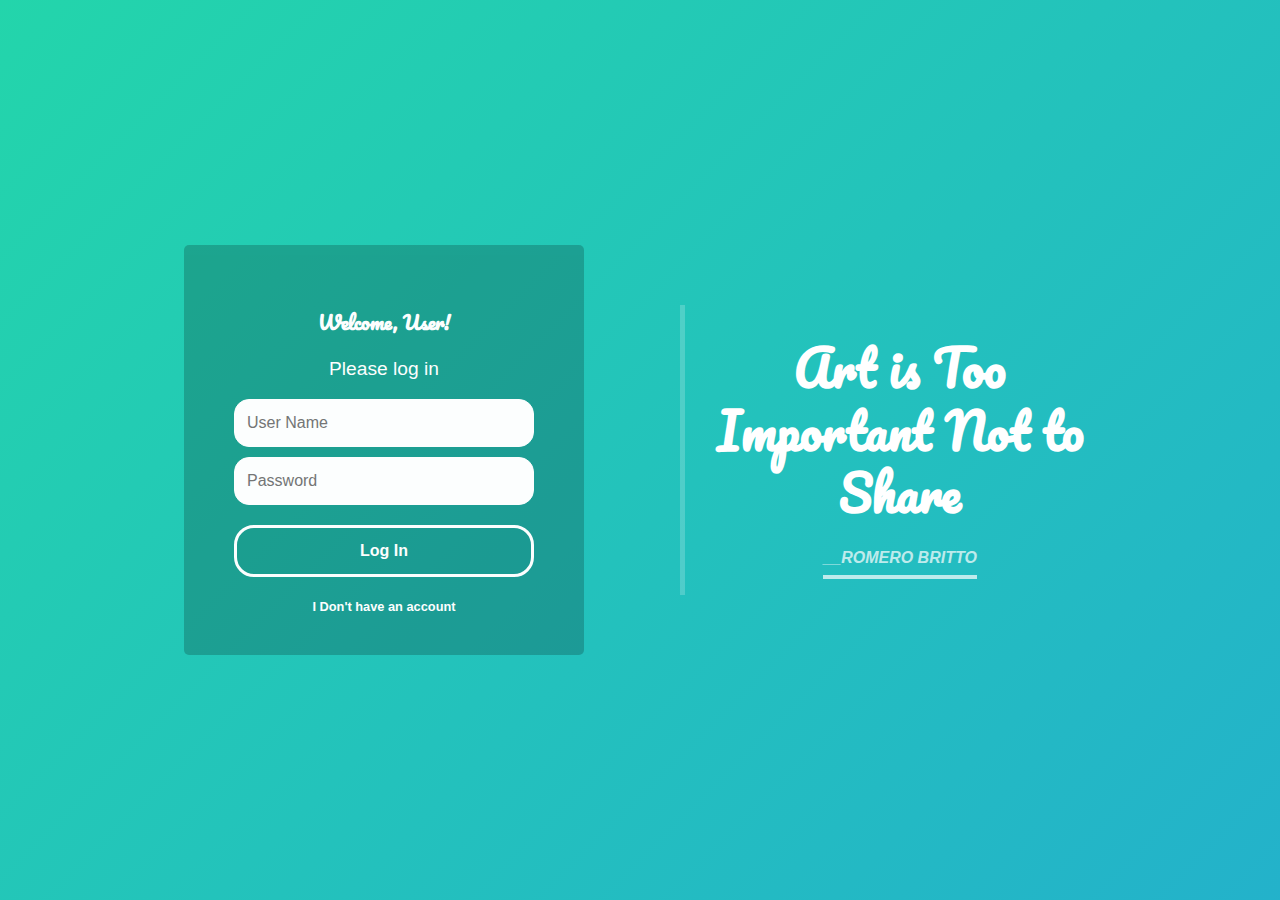
<file: index.html>
<!DOCTYPE html>
<html lang="en">
  <head>
    <meta charset="UTF-8" />
    <meta http-equiv="X-UA-Compatible" content="IE=edge" />
    <meta name="viewport" content="width=device-width, initial-scale=1.0" />
    <!-- <link rel="preconnect" href="https://fonts.googleapis.com" />
    <link rel="preconnect" href="https://fonts.gstatic.com" crossorigin />
    <link
      href="https://fonts.googleapis.com/css2?family=Alkatra:wght@600;700&family=Poppins:wght@400;700&display=swap"
      rel="stylesheet"
    /> -->
    <link rel="preconnect" href="https://fonts.googleapis.com" />
    <link rel="preconnect" href="https://fonts.gstatic.com" crossorigin />
    <link
      href="https://fonts.googleapis.com/css2?family=Pacifico&family=Roboto:wght@400;700&display=swap"
      rel="stylesheet"
    />
    <link rel="stylesheet" href="css/index.css" />
    <title>Image-Art-Gallary</title>
  </head>
  <body>
    <div class="container">
      <div class="grid">
        <div class="signin">
          <form class="form" id="login">
            <h2>Welcome, User!</h2>
            <p>Please log in</p>
            <input type="text" placeholder="User Name" id="userName" required
            autocomplete />
            <input
              type="password"
              placeholder="Password"
              id="password"
              required
              autocomplete
            />
            <input type="submit" value="Log In" />
            <div class="links">
              <a href="html/signup.html">I Don't have an account</a>
            </div>
          </form>
        </div>
        <blockquote class="quote">
          <h1>Art is Too Important Not to Share</h1>
          <p>__Romero Britto</p>
        </blockquote>
      </div>
    </div>
    <script src="./js/login.js"></script>
  </body>
</html>
</file>
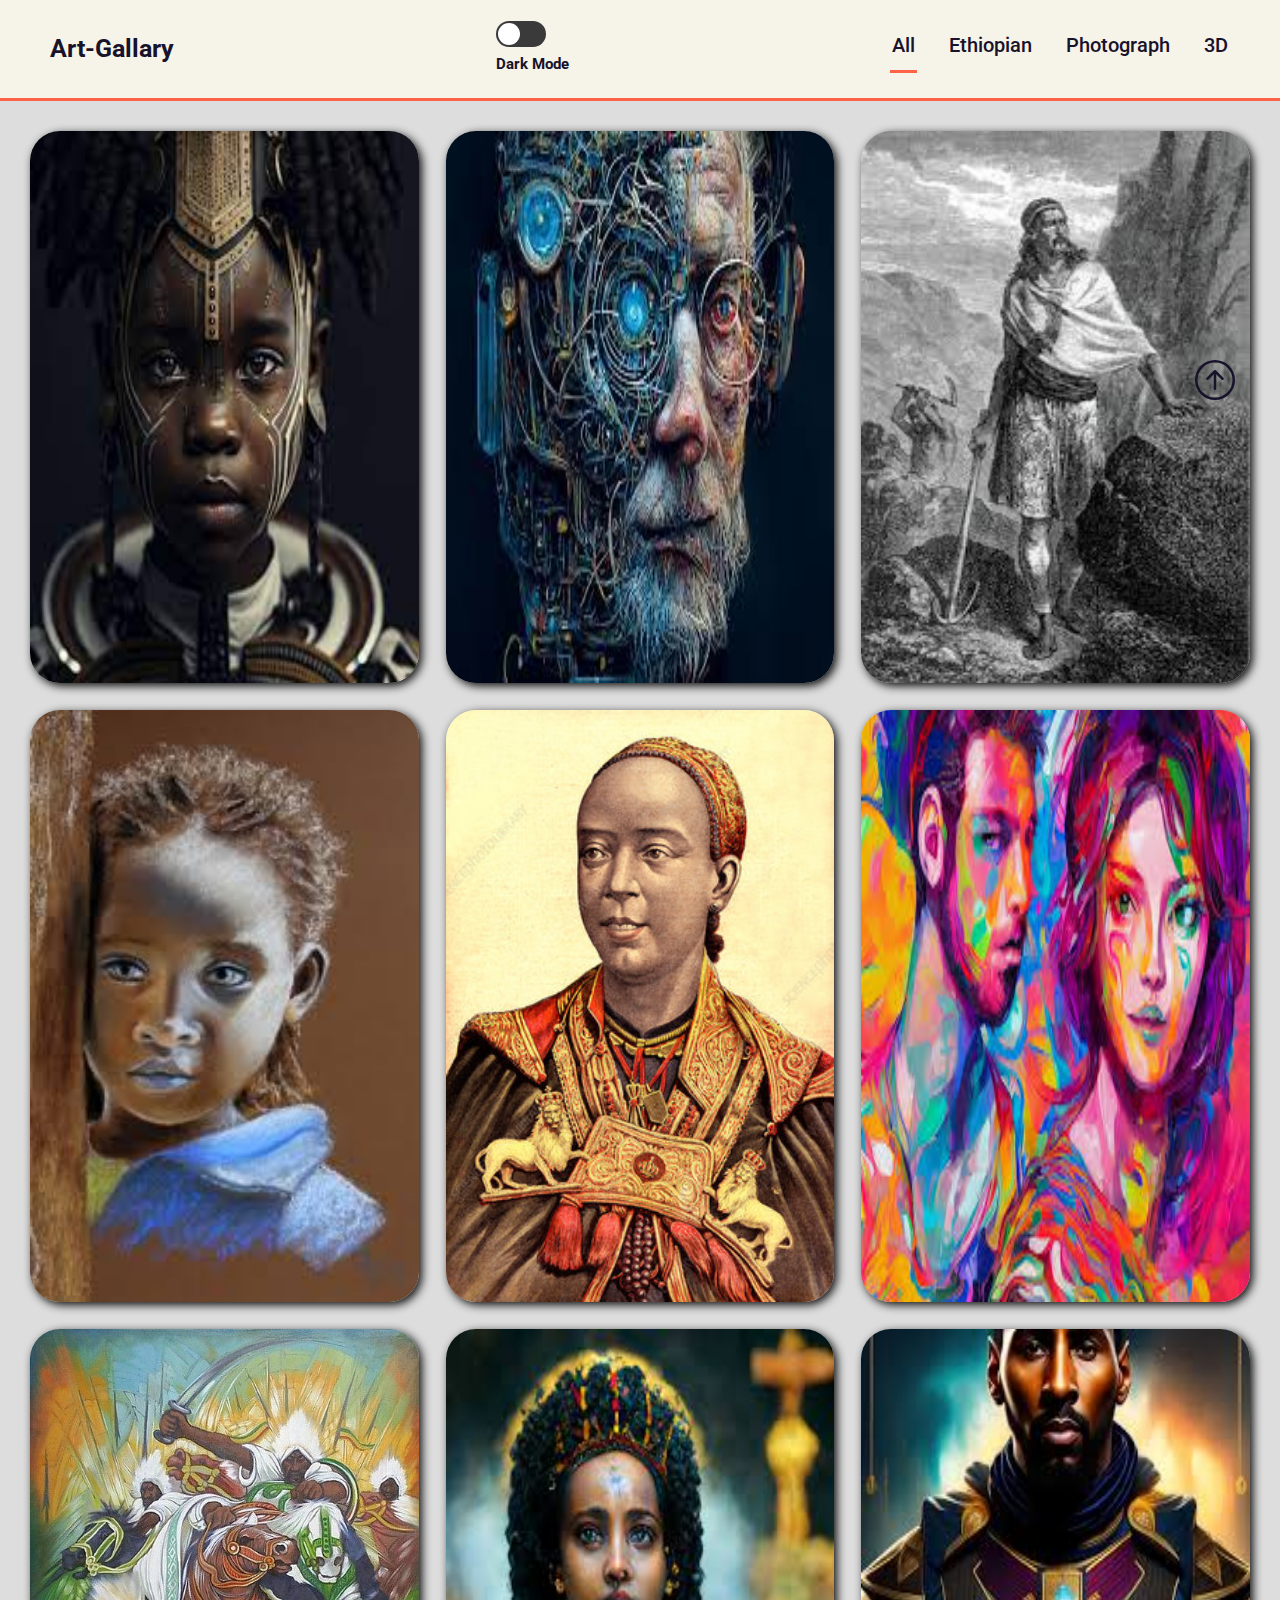
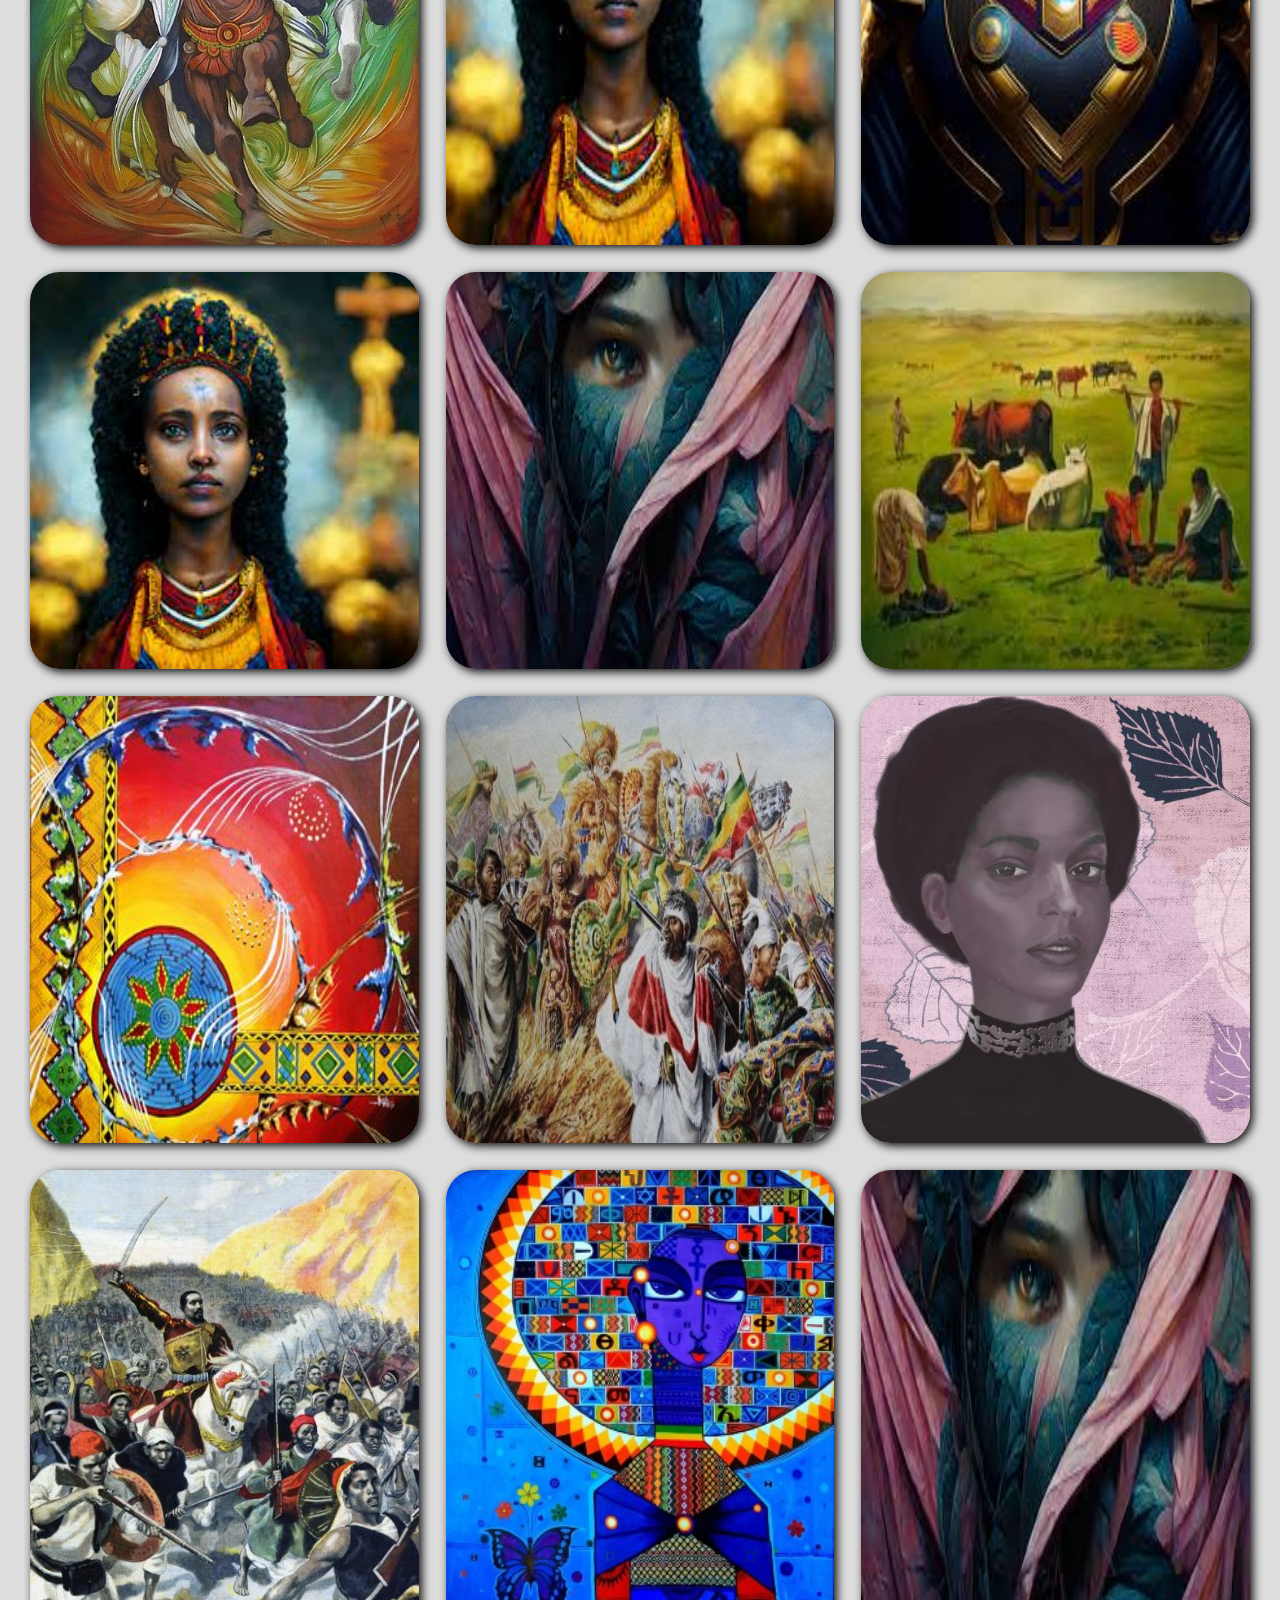
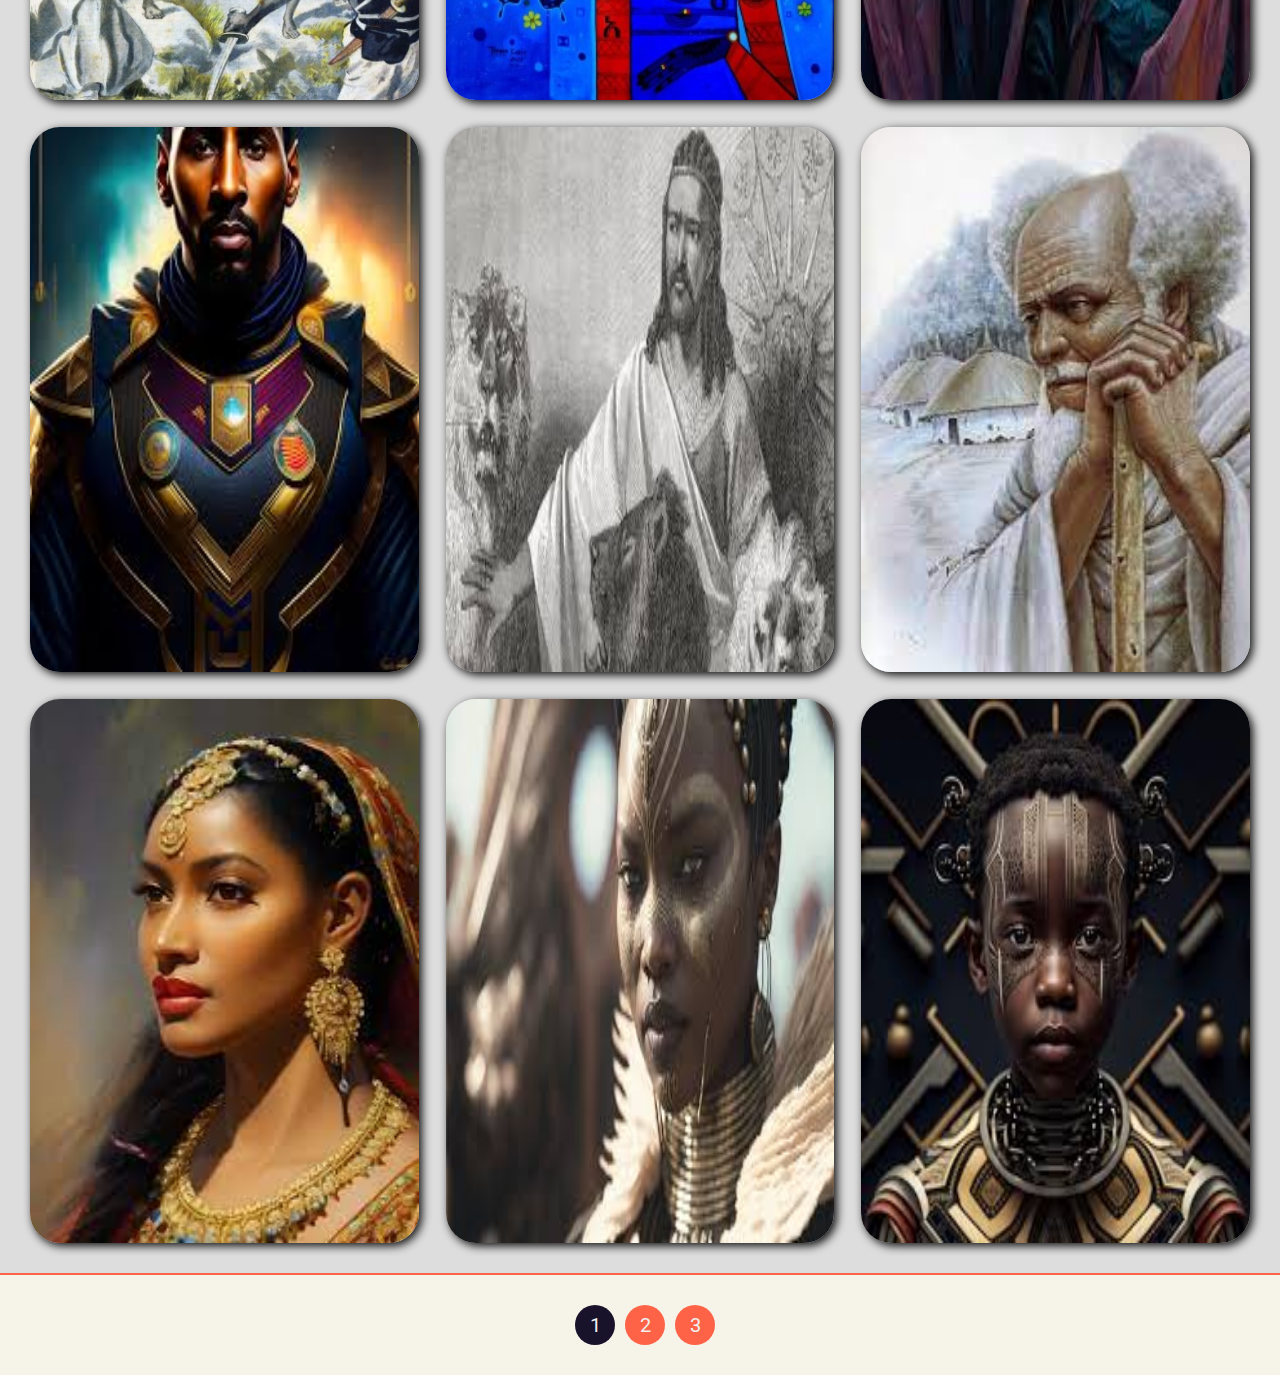
<file: html/all.html>
<!DOCTYPE html>
<html lang="en">
  <head>
    <meta charset="UTF-8" />
    <meta http-equiv="X-UA-Compatible" content="IE=edge" />
    <meta name="viewport" content="width=device-width, initial-scale=1.0" />
    <link rel="preconnect" href="https://fonts.googleapis.com" />
    <link rel="preconnect" href="https://fonts.gstatic.com" crossorigin />
    <link
      href="https://fonts.googleapis.com/css2?family=Pacifico&family=Roboto:wght@400;700&display=swap"
      rel="stylesheet"
    />
    <link rel="stylesheet" href="../css/grid.css" />
    <title>Document</title>
  </head>
  <body class="body">
    <nav class="nav collapsible" id="nav">
      <a href="./" class="logo">Art-Gallary</a>

      <div class="nav__darkmode-toggler">
        <div>
          <input type="checkbox" class="checkbox darkmode" id="checkbox" />
          <label for="checkbox" class="checkbox-label">
            <i class="fas fa-moon"></i>
            <i class="fas fa-sun"></i>
            <span class="ball"></span>
          </label>
          <label class="darkmode-label" for="checkbox">Dark Mode</label>
        </div>
      </div>

      <svg
        class="nav__toggler"
        xmlns="http://www.w3.org/2000/svg"
        viewBox="0 0 24 24"
        width="24px"
        height="24px"
      >
        <path
          d="M 2 5 L 2 7 L 22 7 L 22 5 L 2 5 z M 2 11 L 2 13 L 22 13 L 22 11 L 2 11 z M 2 17 L 2 19 L 22 19 L 22 17 L 2 17 z"
        />
      </svg>
      <ul class="list nav__list nav__expand">
        <li style="margin-left: 0;" class="list__item active"><a href="./all.html">All</a></li>
        <li class="list__item ">
          <a href="./ethiopian_art.html">Ethiopian</a>
        </li>
        <li class="list__item"><a href="./photograph.html">Photograph</a></li>
        <li class="list__item"><a href="./3d.html">3D</a></li>
        <!-- <li class="list__item"><a href="./ai.html">AI Art</a></li> -->
      </ul>
    </nav>
    <main>
      <div class="container">
        <div class="grid-container">
          <section class="grid-item">
            <img src="../img/All/all1.jpeg" alt="" />
            <div class="overlay">
              <h3>-By Abenezer Daniel</h3>
              <div class="btn-container">
                <a href="#" class="btn">Buy Now!</a>
                <a href="#" class="btn">More Info</a>
              </div>
            </div>
          </section>

          <section class="grid-item">
            <img src="../img/All/all2.jpeg" alt="" />
            <div class="overlay">
              <h3>-By Abenezer Daniel</h3>
              <div class="btn-container">
                <a href="#" class="btn">Buy Now!</a>
                <a href="#" class="btn">More Info</a>
              </div>
            </div>
          </section>

          <section class="grid-item">
            <img src="../img/All/all3.jpeg" alt="" />
            <div class="overlay">
              <h3>-By Abenezer Daniel</h3>
              <div class="btn-container">
                <a href="#" class="btn">Buy Now!</a>
                <a href="#" class="btn">More Info</a>
              </div>
            </div>
          </section>

          <section class="grid-item">
            <img src="../img/All/all4.jpeg" alt="" />
            <div class="overlay">
              <h3>-By Abenezer Daniel</h3>
              <div class="btn-container">
                <a href="#" class="btn">Buy Now!</a>
                <a href="#" class="btn">More Info</a>
              </div>
            </div>
          </section>

          <section class="grid-item">
            <img src="../img/All/all5.jpeg" alt="" />
            <div class="overlay">
              <h3>-By Abenezer Daniel</h3>
              <div class="btn-container">
                <a href="#" class="btn">Buy Now!</a>
                <a href="#" class="btn">More Info</a>
              </div>
            </div>
          </section>

          <section class="grid-item">
            <img src="../img/All/all6.jpeg" alt="" />
            <div class="overlay">
              <h3>-By Abenezer Daniel</h3>
              <div class="btn-container">
                <a href="#" class="btn">Buy Now!</a>
                <a href="#" class="btn">More Info</a>
              </div>
            </div>
          </section>

          <section class="grid-item">
            <img src="../img/All/all7.jpg" alt="" />
            <div class="overlay">
              <h3>-By Abenezer Daniel</h3>
              <div class="btn-container">
                <a href="#" class="btn">Buy Now!</a>
                <a href="#" class="btn">More Info</a>
              </div>
            </div>
          </section>

          <section class="grid-item">
            <img src="../img/All/all8.jpeg" alt="" />
            <div class="overlay">
              <h3>-By Abenezer Daniel</h3>
              <div class="btn-container">
                <a href="#" class="btn">Buy Now!</a>
                <a href="#" class="btn">More Info</a>
              </div>
            </div>
          </section>

          <section class="grid-item">
            <img src="../img/All/all9.jpeg" alt="" />
            <div class="overlay">
              <h3>-By Abenezer Daniel</h3>
              <div class="btn-container">
                <a href="#" class="btn">Buy Now!</a>
                <a href="#" class="btn">More Info</a>
              </div>
            </div>
          </section>

          <section class="grid-item">
            <img src="../img/All/all10.jpeg" alt="" />
            <div class="overlay">
              <h3>-By Abenezer Daniel</h3>
              <div class="btn-container">
                <a href="#" class="btn">Buy Now!</a>
                <a href="#" class="btn">More Info</a>
              </div>
            </div>
          </section>

          <section class="grid-item">
            <img src="../img/All/all11.jpeg" alt="" />
            <div class="overlay">
              <h3>-By Abenezer Daniel</h3>
              <div class="btn-container">
                <a href="#" class="btn">Buy Now!</a>
                <a href="#" class="btn">More Info</a>
              </div>
            </div>
          </section>

          <section class="grid-item">
            <img src="../img/All/all12.jpeg" alt="" />
            <div class="overlay">
              <h3>-By Abenezer Daniel</h3>
              <div class="btn-container">
                <a href="#" class="btn">Buy Now!</a>
                <a href="#" class="btn">More Info</a>
              </div>
            </div>
          </section>

          <section class="grid-item">
            <img src="../img/All/all13.jpg" alt="" />
            <div class="overlay">
              <h3>-By Abenezer Daniel</h3>
              <div class="btn-container">
                <a href="#" class="btn">Buy Now!</a>
                <a href="#" class="btn">More Info</a>
              </div>
            </div>
          </section>

          <section class="grid-item">
            <img src="../img/All/all14.jpg" alt="" />
            <div class="overlay">
              <h3>-By Abenezer Daniel</h3>
              <div class="btn-container">
                <a href="#" class="btn">Buy Now!</a>
                <a href="#" class="btn">More Info</a>
              </div>
            </div>
          </section>

          <section class="grid-item">
            <img src="../img/All/all15.jpg" alt="" />
            <div class="overlay">
              <h3>-By Abenezer Daniel</h3>
              <div class="btn-container">
                <a href="#" class="btn">Buy Now!</a>
                <a href="#" class="btn">More Info</a>
              </div>
            </div>
          </section>

          <section class="grid-item">
            <img src="../img/All/all16.jpg" alt="" />
            <div class="overlay">
              <h3>-By Abenezer Daniel</h3>
              <div class="btn-container">
                <a href="#" class="btn">Buy Now!</a>
                <a href="#" class="btn">More Info</a>
              </div>
            </div>
          </section>

          <section class="grid-item">
            <img src="../img/All/all17.jpg" alt="" />
            <div class="overlay">
              <h3>-By Abenezer Daniel</h3>
              <div class="btn-container">
                <a href="#" class="btn">Buy Now!</a>
                <a href="#" class="btn">More Info</a>
              </div>
            </div>
          </section>

          <section class="grid-item">
            <img src="../img/All/all18.jpeg" alt="" />
            <div class="overlay">
              <h3>-By Abenezer Daniel</h3>
              <div class="btn-container">
                <a href="#" class="btn">Buy Now!</a>
                <a href="#" class="btn">More Info</a>
              </div>
            </div>
          </section>

          <section class="grid-item">
            <img src="../img/All/all19.jpeg" alt="" />
            <div class="overlay">
              <h3>-By Abenezer Daniel</h3>
              <div class="btn-container">
                <a href="#" class="btn">Buy Now!</a>
                <a href="#" class="btn">More Info</a>
              </div>
            </div>
          </section>

          <section class="grid-item">
            <img src="../img/All/all20.jpeg" alt="" />
            <div class="overlay">
              <h3>-By Abenezer Daniel</h3>
              <div class="btn-container">
                <a href="#" class="btn">Buy Now!</a>
                <a href="#" class="btn">More Info</a>
              </div>
            </div>
          </section>

          <section class="grid-item">
            <img src="../img/All/all21.jpeg" alt="" />
            <div class="overlay">
              <h3>-By Abenezer Daniel</h3>
              <div class="btn-container">
                <a href="#" class="btn">Buy Now!</a>
                <a href="#" class="btn">More Info</a>
              </div>
            </div>
          </section>

          <section class="grid-item">
            <img src="../img/All/all22.jpeg" alt="" />
            <div class="overlay">
              <h3>-By Abenezer Daniel</h3>
              <div class="btn-container">
                <a href="#" class="btn">Buy Now!</a>
                <a href="#" class="btn">More Info</a>
              </div>
            </div>
          </section>

          <section class="grid-item">
            <img src="../img/All/all23.jpeg" alt="" />
            <div class="overlay">
              <h3>-By Abenezer Daniel</h3>
              <div class="btn-container">
                <a href="#" class="btn">Buy Now!</a>
                <a href="#" class="btn">More Info</a>
              </div>
            </div>
          </section>

          <section class="grid-item">
            <img src="../img/All/all24.jpeg" alt="" />
            <div class="overlay">
              <h3>-By Abenezer Daniel</h3>
              <div class="btn-container">
                <a href="#" class="btn">Buy Now!</a>
                <a href="#" class="btn">More Info</a>
              </div>
            </div>
          </section>
        </div>
      </div>
    </main>
    <div class="top-page">
      <a href="#nav">
        <svg
          class="top-page-icon"
          xmlns="http://www.w3.org/2000/svg"
          width="16"
          height="16"
          fill="currentColor"
          class="bi bi-arrow-up-circle"
          viewBox="0 0 16 16"
        >
          <path
            fill-rule="evenodd"
            d="M1 8a7 7 0 1 0 14 0A7 7 0 0 0 1 8zm15 0A8 8 0 1 1 0 8a8 8 0 0 1 16 0zm-7.5 3.5a.5.5 0 0 1-1 0V5.707L5.354 7.854a.5.5 0 1 1-.708-.708l3-3a.5.5 0 0 1 .708 0l3 3a.5.5 0 0 1-.708.708L8.5 5.707V11.5z"
          />
        </svg>
      </a>
    </div>
    <footer class="footer">
      <ul class="list pagination">
        <li class="page active-page"><a class="page-link" href="./all.html">1</a></li>
        <li class="page"><a class="page-link" href="./all2.html">2</a></li>
        <li class="page"><a class="page-link" href="./all3.html">3</a></li>
      </ul>
    </footer>
    <script src="../js/grid.js"></script>
  </body>
</html>
</file>
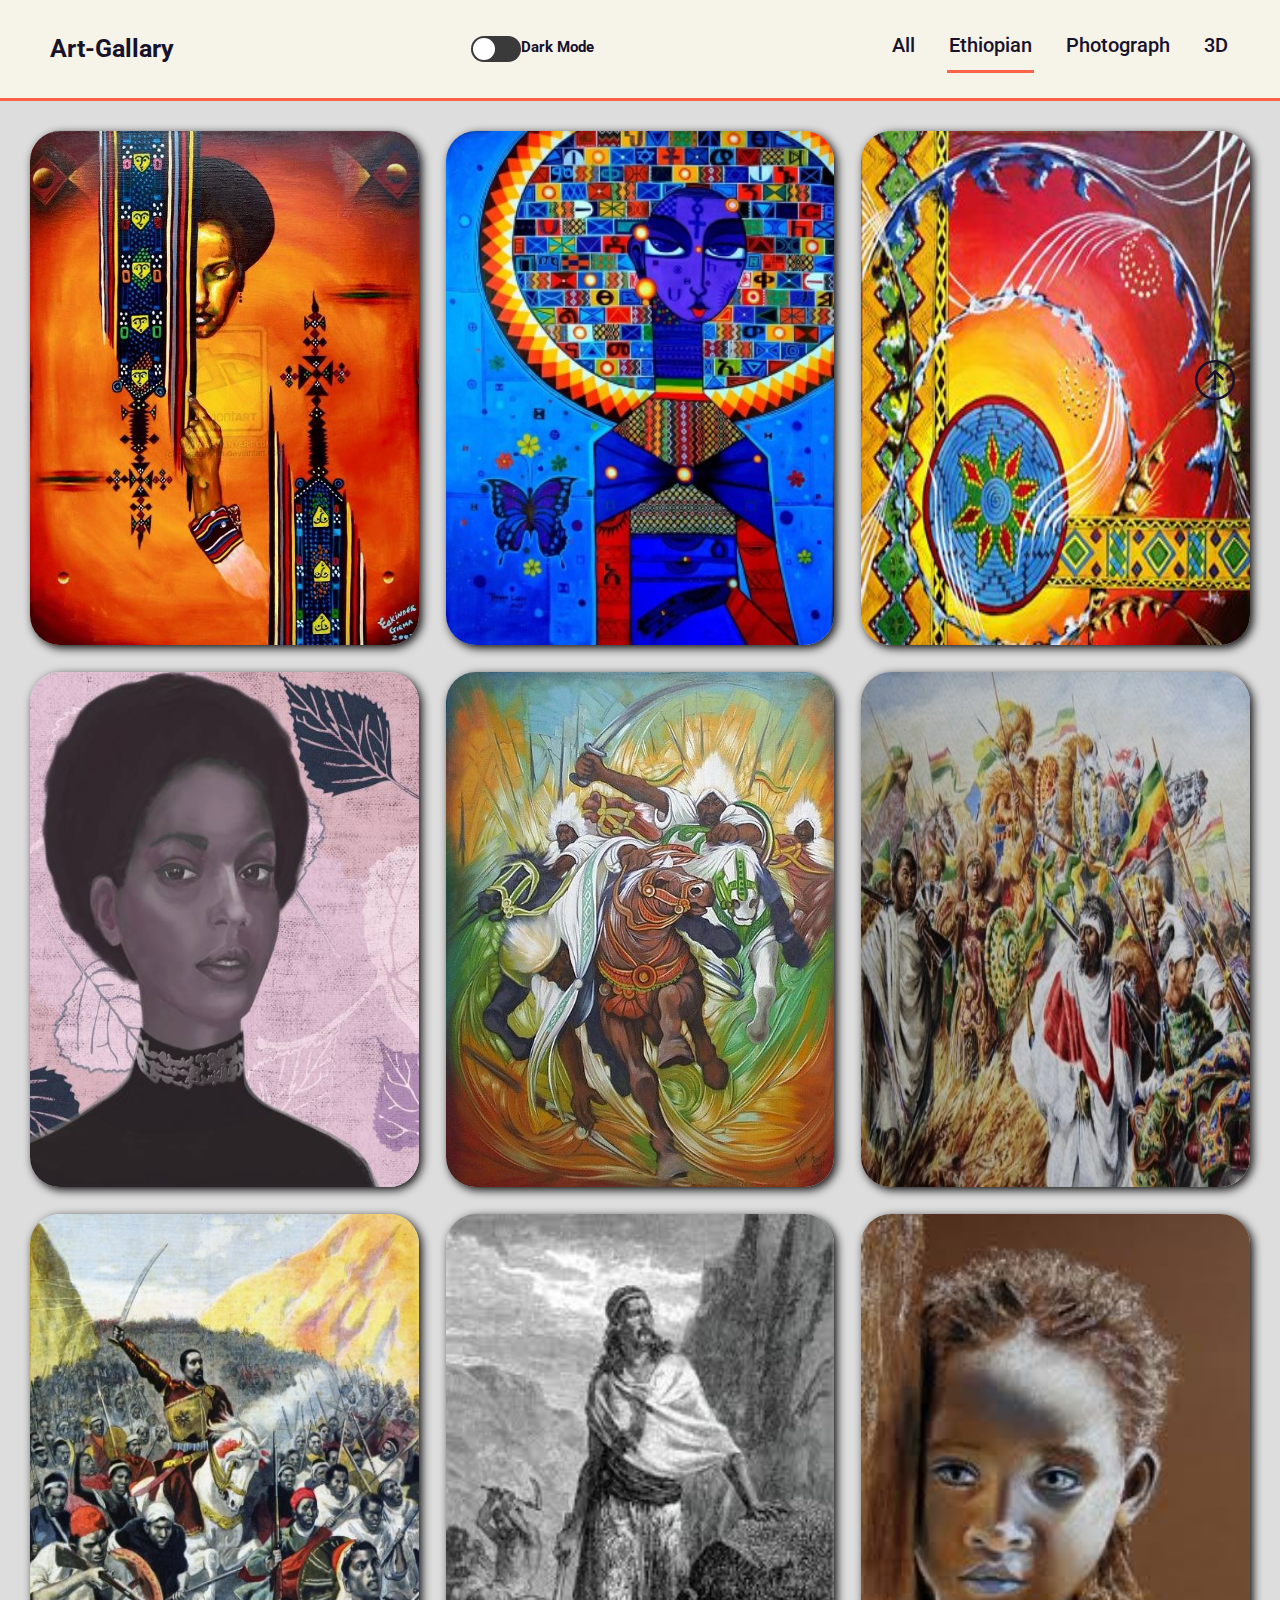
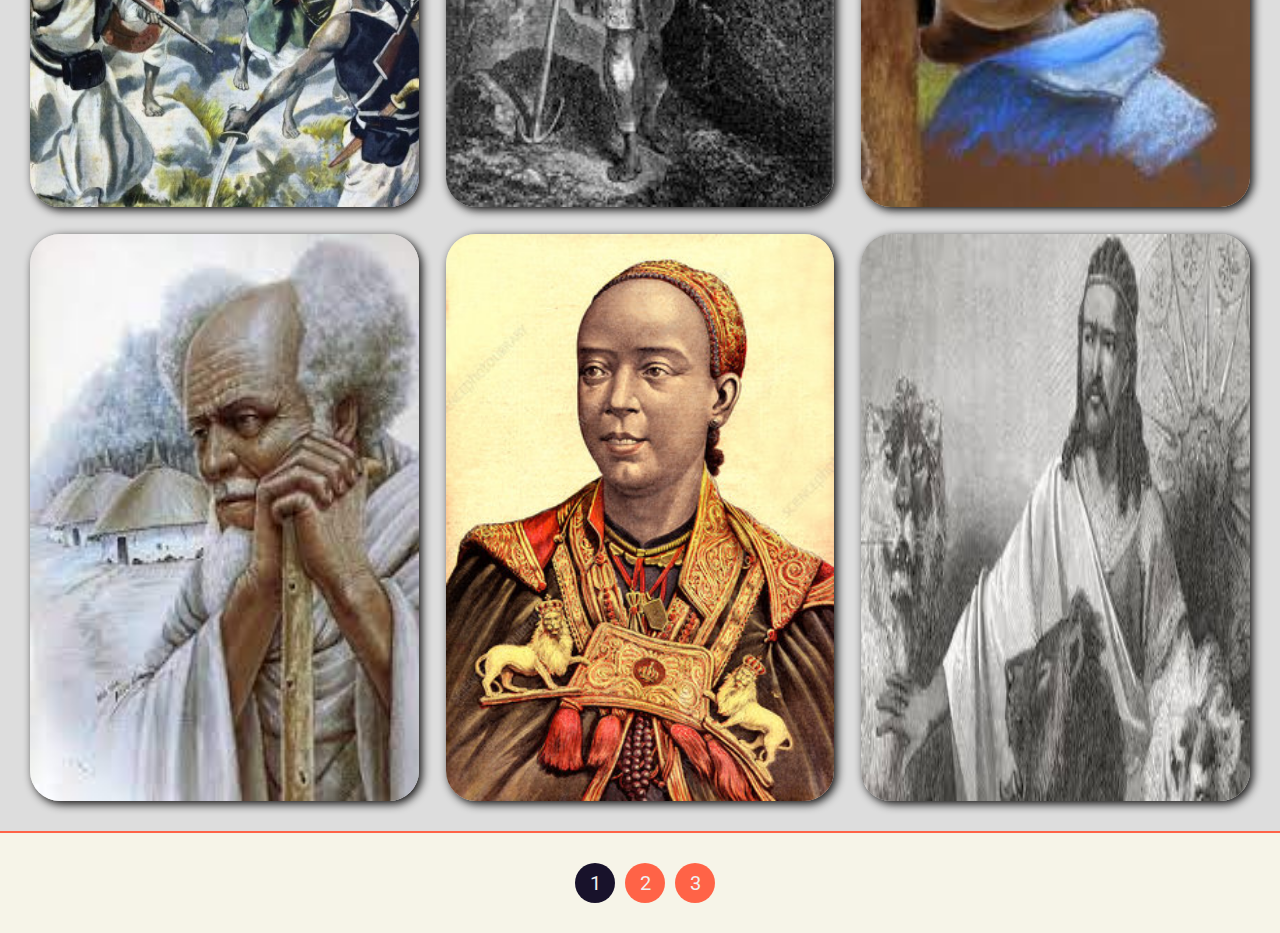
<file: html/ethiopian_art.html>
<!DOCTYPE html>
<html lang="en">
  <head>
    <meta charset="UTF-8" />
    <meta http-equiv="X-UA-Compatible" content="IE=edge" />
    <meta name="viewport" content="width=device-width, initial-scale=1.0" />
    <link rel="preconnect" href="https://fonts.googleapis.com" />
    <link rel="preconnect" href="https://fonts.gstatic.com" crossorigin />
    <link
      href="https://fonts.googleapis.com/css2?family=Pacifico&family=Roboto:wght@400;700&display=swap"
      rel="stylesheet"
    />
    <link rel="stylesheet" href="../css/grid.css" />
    <title>Document</title>
  </head>
  <body class="body">
    <nav class="nav collapsible" id="nav">
      <a href="./" class="logo">Art-Gallary</a>

      <div class="nav__darkmode-toggler">
        <div></div>
          <input type="checkbox" class="checkbox darkmode" id="checkbox" />
          <label for="checkbox" class="checkbox-label">
            <i class="fas fa-moon"></i>
            <i class="fas fa-sun"></i>
            <span class="ball"></span>
          </label>
          <label class="darkmode-label" for="checkbox">Dark Mode</label>
        </div>
      </div>

      <svg
        class="nav__toggler"
        xmlns="http://www.w3.org/2000/svg"
        viewBox="0 0 24 24"
        width="24px"
        height="24px"
      >
        <path
          d="M 2 5 L 2 7 L 22 7 L 22 5 L 2 5 z M 2 11 L 2 13 L 22 13 L 22 11 L 2 11 z M 2 17 L 2 19 L 22 19 L 22 17 L 2 17 z"
        />
      </svg>
      <ul class="list nav__list nav__expand">
        <li class="list__item"><a href="./all.html">All</a></li>
        <li class="list__item active"><a href="./ethiopian_art.html">Ethiopian</a></li>
        <li class="list__item"><a href="./photograph.html">Photograph</a></li>
        <li class="list__item"><a href="./3d.html">3D</a></li>
        <!-- <li class="list__item"><a href="./ai.html">AI Art</a></li> -->
      </ul>
    </nav>
    <main>
    <div class="container">
      <div class="grid-container">
        <section class="grid-item">
          <img src="../img/ethiopian_art/et1.jpg" alt="" />
          <div class="overlay">
            <h3>-By Abenezer Daniel</h3>
            <div class="btn-container">
              <a href="#" class="btn">Buy Now!</a>
              <a href="#" class="btn">More Info</a>
            </div>
          </div>
        </section>
        <section class="grid-item">
          <img src="../img/ethiopian_art/et2.jpg"" alt="">
          <div class="overlay">
            <h3>-By Abenezer Daniel</h3>
            <div class="btn-container">
              <a href="#" class="btn">Buy Now!</a>
              <a href="#" class="btn">More Info</a>
            </div>
          </div>
        </section>
        <section class="grid-item">
          <img src="../img/ethiopian_art/et3.jpg" alt="" />
          <div class="overlay">
            <h3>-By Abenezer Daniel</h3>
            <div class="btn-container">
              <a href="#" class="btn">Buy Now!</a>
              <a href="#" class="btn">More Info</a>
            </div>
          </div>
        </section>
        <section class="grid-item">
          <img src="../img/ethiopian_art/et4.jpg" alt="" />
          <div class="overlay">
            <h3>-By Abenezer Daniel</h3>
            <div class="btn-container">
              <a href="#" class="btn">Buy Now!</a>
              <a href="#" class="btn">More Info</a>
            </div>
          </div>
        </section>
        <section class="grid-item">
          <img src="../img/ethiopian_art/et15.jpg" alt="" />
          <div class="overlay">
            <h3>-By Abenezer Daniel</h3>
            <div class="btn-container">
              <a href="#" class="btn">Buy Now!</a>
              <a href="#" class="btn">More Info</a>
            </div>
          </div>
        </section>
        <section class="grid-item">
          <img src="../img/ethiopian_art/et6.jpg"" alt="">
          <div class="overlay">
            <h3>-By Abenezer Daniel</h3>
            <div class="btn-container">
              <a href="#" class="btn">Buy Now!</a>
              <a href="#" class="btn">More Info</a>
            </div>
          </div>
        </section>
        <section class="grid-item">
          <img src="../img/ethiopian_art/et7.jpg"" alt="">
          <div class="overlay">
            <h3>-By Abenezer Daniel</h3>
            <div class="btn-container">
              <a href="#" class="btn">Buy Now!</a>
              <a href="#" class="btn">More Info</a>
            </div>
          </div>
        </section>
        <section class="grid-item">
          <img src="../img/ethiopian_art/et8.jpeg"" alt="">
          <div class="overlay">
            <h3>-By Abenezer Daniel</h3>
            <div class="btn-container">
              <a href="#" class="btn">Buy Now!</a>
              <a href="#" class="btn">More Info</a>
            </div>
          </div>
        </section>
        <section class="grid-item">
          <img src="../img/ethiopian_art/et9.jpeg"" alt="">
          <div class="overlay">
            <h3>-By Abenezer Daniel</h3>
            <div class="btn-container">
              <a href="#" class="btn">Buy Now!</a>
              <a href="#" class="btn">More Info</a>
            </div>
          </div>
        </section>
        <section class="grid-item">
          <img src="../img/ethiopian_art/et10.jpeg" alt="" />
          <div class="overlay">
            <h3>-By Abenezer Daniel</h3>
            <div class="btn-container">
              <a href="#" class="btn">Buy Now!</a>
              <a href="#" class="btn">More Info</a>
            </div>
          </div>
        </section>
        <section class="grid-item">
          <img src="../img/ethiopian_art/et11.jpeg" alt="" />
          <div class="overlay">
            <h3>-By Abenezer Daniel</h3>
            <div class="btn-container">
              <a href="#" class="btn">Buy Now!</a>
              <a href="#" class="btn">More Info</a>
            </div>
          </div>
        </section>
        <section class="grid-item">
          <img src="../img/ethiopian_art/et12.jpeg" alt="" />
          <div class="overlay">
            <h3>-By Abenezer Daniel</h3>
            <div class="btn-container">
              <a href="#" class="btn">Buy Now!</a>
              <a href="#" class="btn">More Info</a>
            </div>
          </div>
        </section>
      </div>
    </div>
  </main>
  <div class="top-page">
    <a href="#nav">
      <svg class="top-page-icon" xmlns="http://www.w3.org/2000/svg" width="16" height="16" fill="currentColor" class="bi bi-arrow-up-circle" viewBox="0 0 16 16">
        <path fill-rule="evenodd" d="M1 8a7 7 0 1 0 14 0A7 7 0 0 0 1 8zm15 0A8 8 0 1 1 0 8a8 8 0 0 1 16 0zm-7.5 3.5a.5.5 0 0 1-1 0V5.707L5.354 7.854a.5.5 0 1 1-.708-.708l3-3a.5.5 0 0 1 .708 0l3 3a.5.5 0 0 1-.708.708L8.5 5.707V11.5z"/>
      </svg>
    </a>
  </div>
  <footer class="footer">
    <ul class="list pagination">
      <li class="page active-page"><a class="page-link" href="./">1</a></li>
      <li class="page"><a class="page-link" href="">2</a></li>
      <li class="page"><a class="page-link" href="">3</a></li>
   
    </ul>
  </footer>
    <script src="../js/grid.js"></script>
  </body>
</html>
</file>
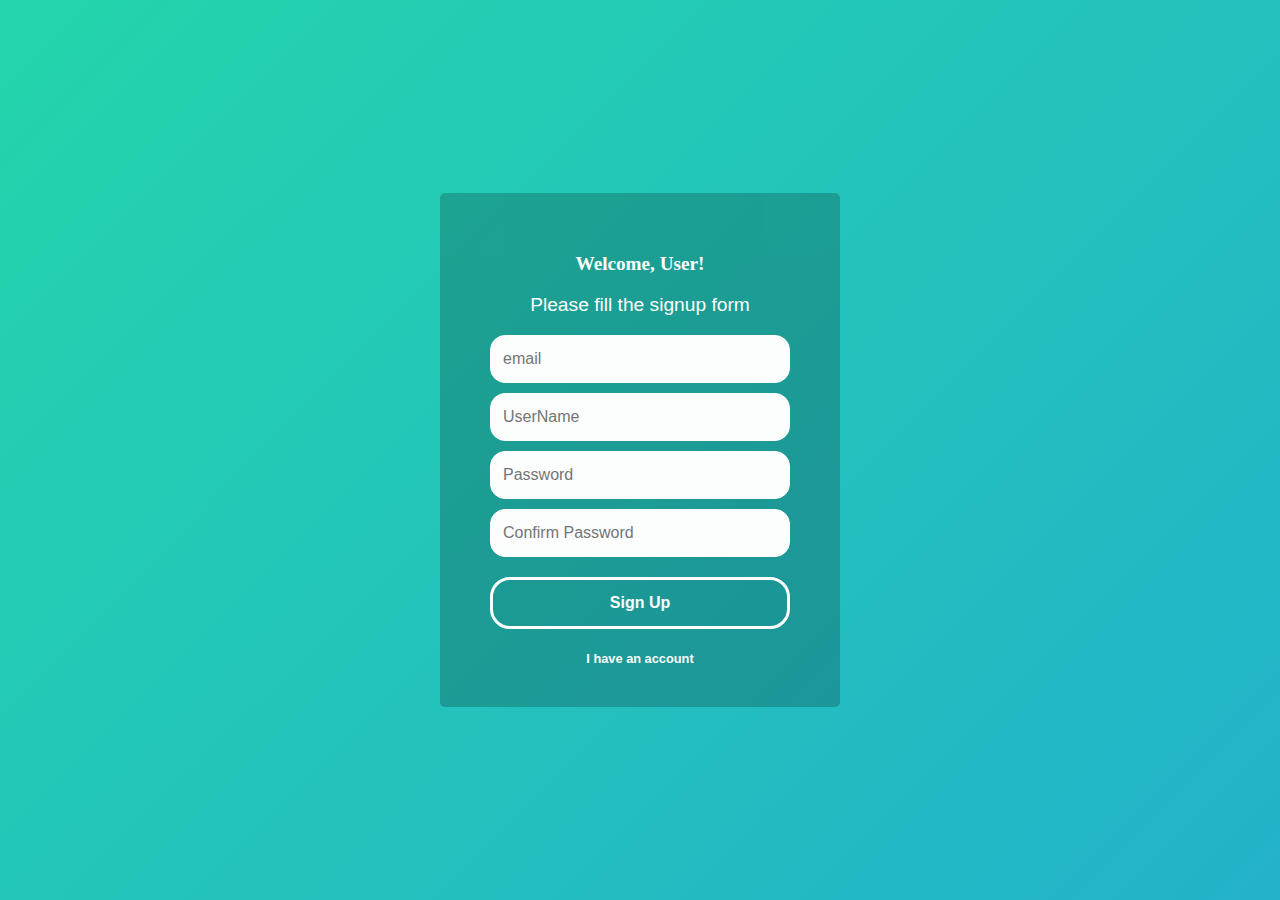
<file: html/signup.html>
<!DOCTYPE html>
<html lang="en">
  <head>
    <meta charset="UTF-8" />
    <meta http-equiv="X-UA-Compatible" content="IE=edge" />
    <meta name="viewport" content="width=device-width, initial-scale=1.0" />
    <link rel="stylesheet" href="../css/index.css" />
    <title>Singup</title>
  </head>
  <body>
    <form class="form sign-up" id="signUp">
      <h2>Welcome, User!</h2>
      <p>Please fill the signup form</p>
      <input type="email" placeholder="email" id="email" required />
      <input type="text" placeholder="UserName" id="userName" required />
      <input
        type="password"
        placeholder="Password"
        id="password"
        required
        autocomplete
      />
      <input
        type="password"
        placeholder="Confirm Password"
        id="confPassword"
        required
        autocomplete
      />
      <input type="submit" value="Sign Up" />
      <div class="links">
        <a href="../index.html">I have an account</a>
      </div>
    </form>
    <script src="../js/signup.js"></script>
  </body>
</html>
</file>
<file: css/index.css>
body {
  margin: 0;
  padding: 0;
  font-family: Arial, Helvetica, sans-serif;
  display: flex;
  align-items: center;
  justify-content: center;
  height: 100vh;
  text-align: center;
  background: linear-gradient(-45deg, #ee7752, #e73c7e, #23a6d5, #23d5ab);
  background-size: 400% 400%;
  animation: gradient 10s ease infinite;
}

/* Layout */
.container {
  max-width: 80%;
}
.grid {
  display: grid;
  grid-template-columns: 1fr 1fr;
  align-items: center;
}

@media screen and (max-width:768px) {
  .container {
    max-width: 95%;
  }
  .grid {
    display: block;
  }
  .quote {
    display: none;
  }
  
}

.quote {
  color: #fff;
}

/* Login & signup  */
.form {
  margin: 10% auto;
  padding: 40px 50px;
  max-width: 300px;
  border-radius: 5px;
  background: rgba(0, 0, 0, 0.2);
  opacity: 0.99;
  /* box-shadow: 1px 1px 1px #fff; */
  color: #fff;
}
.form.sign-up {
  width: 95%;
}
.form input {
  width: 100%;
  display: block;
  box-sizing: border-box;
  margin: 10px 0;
  padding: 14px 12px;
  font-size: 16px;
  border-radius: 15px;
  font-family: Raleway, sans-serif;
  outline: none;
}

.form input[type="text"],
.form input[type="password"],
.form input[type="email"] {
  border: 1px solid #fff;
  /* transition: 0.2s; */
}

.form input[type="submit"] {
  border: 3px solid #fff;
  color: white;
  background-color: rgba(0, 0, 0, 0.01);
  font-weight: bold;
  border-radius: 20px;
  transition: 0.2s;
  margin: 20px 0px;
}

/* .form input[type="submit"]:hover {
  background: #f44336;
} */

.form h2 {
  margin: 20px 0 0;
  color: #fff;
  font-size: 2.6rem;
  font-family: "Pacifico", cursive;
}

/* .form p {
  margin-bottom: 40px;
} */

.links a {
  margin-top: 1rem;
  font-weight: bold;
  text-decoration: none;
  color: #fff;
  font-size: 3rem;
}

.form h2,
.form p {
  text-align: center;
  font-weight: light;
  font-size: 1.2rem;
}

.form a {
  text-decoration: none;
  font-size: 0.8em;
}

.form a:visited {
  color: inherit;
}

.form a:hover {
  text-decoration: underline;
  display: block;
  transform: scale(1.3);
  color: rgb(241, 157, 89);
}
.form input[type="submit"]:hover {
  /* background-color: rgba(255, 255, 255, .5); */
  cursor: pointer;

  transform: scale(1.1);
}

/* Quote */
.quote {
  border-left: 5px solid rgba(255, 255, 255, 0.2);
  padding-left: 0.2rem;
}
.quote h1 {
  font-family: "Pacifico", cursive;
  font-size: 3rem;
  margin-bottom: 0;
  line-height: 1.3;
  margin-bottom: 0.5rem;
}
.quote p {
  text-align: left;
  font-weight: bold;
  font-size: 1rem;
  text-transform: uppercase;
  font-style: italic;
  display: inline-block;
  border-bottom: 4px solid #fff;
  padding-bottom: 0.5rem;
  opacity: 0.7;
}

/* body background Animation */

@keyframes gradient {
  0% {
    background-position: 0% 50%;
  }
  50% {
    background-position: 100% 50%;
  }
  100% {
    background-position: 0% 50%;
  }
}
</file>
<file: css/grid.css>
/* reset */
*,
*::before,
*::after {
  box-sizing: border-box;
}

html {
  font-size: 62.5%;
}
body {
  margin: 0;
  padding: 0;
  font-size: 2rem;
  font-family: "Roboto", sans-serif;
  line-height: 1.5;
  color: var(--text-dark);
}
.list {
  list-style: none;
  padding-left: 0;
}
a {
  text-decoration: none;
  font-size: inherit;
  color: inherit;
}
/* Define Variables */
:root {
  --bg-light-primary: #f6f4e8;
  --bg-light-secondary: #dddddd;
  --bg-dark-primary: #0f0e0e;
  --bg-dark-secondary: #151515;
  --text-white: #f0f0f0;
  --text-dark: #18122b;
  --grid-gap: 2.7rem;
}

/* Navigation */
.nav {
  display: flex;
  align-items: center;
  justify-content: space-between;
  flex-wrap: wrap;
  padding: 2rem 3rem;
  background-color: var(--bg-light-primary);
}

.nav__list {
  width: 100%;
}
.logo {
  font-weight: 700;
  font-size: 2.5rem;
}
.nav__expand {
  display: none;
}
.list__item {
  border-bottom: 1px solid #999;
  padding: 1rem 0.2rem;
}
/* Navigation bar Dark Mode */
.dark-mode .nav {
  background-color: var(--bg-dark-primary);
  color: var(--text-white);
}

.dark-mode .nav__toggler {
  fill: var(--text-white);
}

.nav__darkmode-toggler {
  display: flex;
}

.checkbox {
  opacity: 0;
  position: absolute;
  display: inline;
}

.checkbox-label {
  background-color: #3a3a3a;
  width: 50px;
  height: 26px;
  border-radius: 50px;
  position: relative;
  padding: 5px;
  cursor: pointer;
  display: flex;
  justify-content: space-between;
  align-items: center;
}

.fa-moon {
  color: #f1c40f;
}

.fa-sun {
  color: #f39c12;
}

.checkbox-label .ball {
  background-color: #fff;
  width: 22px;
  height: 22px;
  position: absolute;
  left: 2px;
  top: 2px;
  border-radius: 50%;
  transition: transform 0.2s linear;
}

.checkbox:checked + .checkbox-label .ball {
  transform: translateX(24px);
}

@media screen and (min-width: 768px) {
  .nav {
    flex-wrap: nowrap;
    padding: 0.5rem 5rem;
    border-bottom: 3px solid tomato;
  }
  .nav__list {
    width: auto;
  }
  .list__item {
    border-bottom: none;
    padding: 0.5rem 0.2rem;
    transition: color 0.2s linear;
  }
  .list__item:hover {
    /* border-bottom: 2px solid tomato; */
    color: #999;
  }

  .nav__expand {
    display: flex;
  }
  .list__item {
    margin-left: 3rem;
    font-weight: 500;
  }
  .list__item:first-child {
    margin-left: 0;
  }
  .nav__toggler {
    display: none;
  }
  .active {
    border-bottom: 3px solid tomato;
    padding-bottom: 1rem;
  }
}


/* Main content */

.container {
  padding: 1rem 1rem;
  background-color: var(--bg-light-secondary);
}
.grid-container {
  display: grid;
  grid-template-columns: repeat(1, 1fr);
  gap: var(--grid-gap);
}

.grid-container img {
  width: 100%;
  height: 100%;
  border-radius: 30px;
  box-shadow: 3px 3px 10px var(--bg-dark-primary);
}

@media screen and (min-width: 500px) {
  .container {
    padding: 2rem 2rem;
  }
  .grid-container {
    grid-template-columns: repeat(2, 1fr);
  }
}
@media screen and (min-width: 1024px) {
    .container {
        padding: 3rem 3rem;
      }
  .grid-container {
    grid-template-columns: repeat(3, 1fr);
  }
  
}

/* main container Dark Mode */
.dark-mode .container {
  background-color: var(--bg-dark-secondary);
}
.grid-item {
  position: relative;
}
.fullscreen-icon {
    position: absolute;
    top: 2rem;
    right: 2rem;
    width: 40px;
    height: 40px;
    z-index: 100;
}
.overlay {
  position: absolute;
  top: 0;
  left: 0;
  right: 0;
  width: 100%;
  height: 100%;
  opacity: 0;
  display: flex;
  flex-direction: column;
  align-items: center;
  justify-content: center;
  border-radius: 30px;
}
.grid-item:hover .overlay {
  opacity: 1;
  background-color: rgba(255, 255, 255, 0.8);
  transition: all .2s linear;
}
.fullscreen.grid-item:hover .overlay {
    background-color: red;
    opacity: 0;
    z-index: -2;
}

.dark-mode .grid-item:hover .overlay {
  opacity: 1;
  background-color: rgba(0, 0, 0, 0.8);
}
.darkmode-label {
  display: inline;
  font-size: 1.5rem;
  /* margin: .2rem 0 0 .5rem; */
  font-weight: bold;
  /* letter-spacing: 1.2px; */
  font-family: inherit;
}
/* Images overlay */
.overlay h3 {
    font-family: "Pacifico", cursive;
    text-align: center;
    color: #393646;
    white-space: nowrap;
}
.fullscreen {
    width: 100%;
    height: 95
}

@media screen and (max-width:768px) {
    .overlay h3 {
        font-size: 1.7rem;
    }
    
}
.dark-mode .overlay h3 {
    color: #6C9BCF;
 
}
.btn {
    font-size: 1.7rem;
    padding: .7rem .9rem;
    border:2px solid #4F4557;
    color: #4F4557;
    white-space:nowrap;
    border-radius: 15px;
    transition: all .2s linear;
}
.dark-mode .btn {
    border: 2px solid #6C9BCF;
    color:#6C9BCF;
    
}
.btn:first-child {
    margin-right: .5rem;
}
.btn:hover {
    color: #6D5D6E;
    border:2px solid #6D5D6E;

}
.dark-mode .btn:hover {
    color: #EBD8B2;
    border-color: #EBD8B2;
}

/* footer */

.footer {
 
  padding: 1rem 0;
  background-color: var(--bg-light-primary);
  border-top: 2px solid tomato;
}

.dark-mode .footer {
  background-color: var(--bg-dark-primary);
}
/* Pagination */

.pagination {
  display: flex;
  align-items: center;
  justify-content: center;
}

 .page {
  width: 40px;
  height: 40px;
  padding: .5rem;
  background: tomato;
  border-radius: 50%;
  margin-left: 1rem;
  text-align: center;
}
.page-link {
  color: var(--text-white);

}
@media screen and (max-width:768px) {
  .footer {
    padding: .5rem 0;
  }
  .page {
    width: 35px;
    height: 35px;
    font-size: 1.7rem;
  }
  
}

/* Top Page navigator */

.top-page {
  position: fixed;
  z-index: 100;
  top: 40vh;
  right: 5vh;
}
.top-page-icon {
  width: 40px;
  height: 40px;
  fill: var(--text-dark);
  font-weight: bold;
}
.active-page {
  background-color: var(--text-dark);
  color: #fff;
}
</file>
